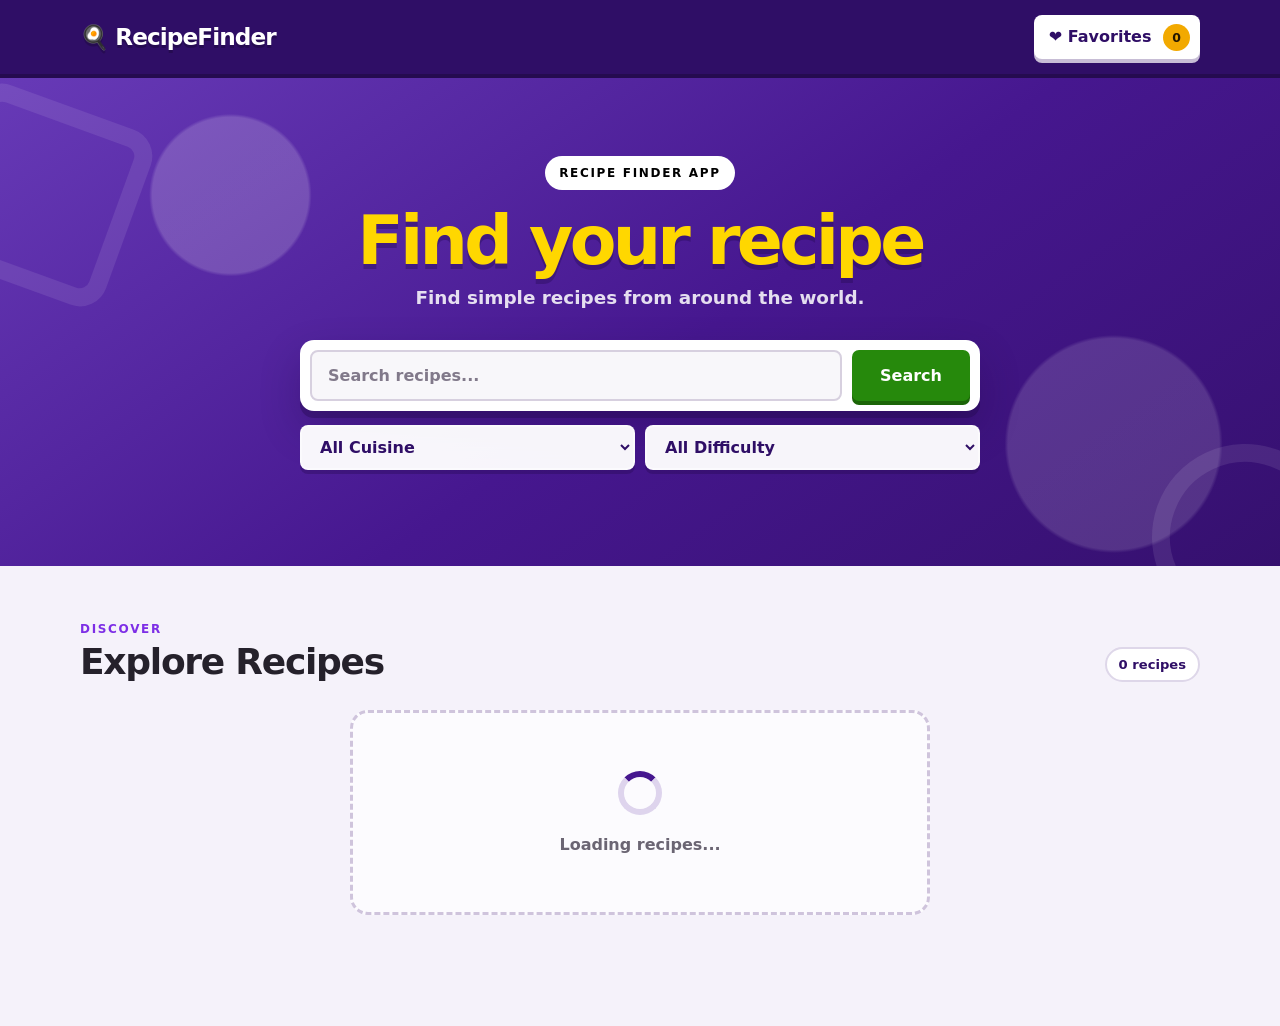
<file: js-dom/index.html>
<!DOCTYPE html>
<html lang="id">
<head>
  <meta charset="UTF-8">
  <meta name="viewport" content="width=device-width, initial-scale=1.0">
  <title>Recipe Finder</title>
  <link rel="stylesheet" href="style.css">
</head>
<body>
  <header class="navbar">
    <div class="container navbar-content">
      <a href="#" class="brand">🍳 RecipeFinder</a>
      <button id="favorite-button" class="favorite-button">
        ❤️ Favorites <span id="favorite-count">0</span>
      </button>
    </div>
  </header>

  <main>
    <section class="hero">
      <div class="container hero-content">
        <p class="eyebrow">🍴 RECIPE EXPLORER</p>
        <h1>What do you want to cook today?</h1>
        <p class="hero-description">Find simple recipes from around the world.</p>

        <form id="search-form" class="search-form">
          <input type="search" id="search-input" placeholder="Search recipes...">
          <button type="submit">Search</button>
        </form>

        <div class="filters">
          <select id="cuisine-filter">
            <option value="">All Cuisine</option>
          </select>
          <select id="difficulty-filter">
            <option value="">All Difficulty</option>
            <option value="Easy">Easy</option>
            <option value="Medium">Medium</option>
          </select>
        </div>
      </div>
    </section>

    <section class="recipes-section">
      <div class="container">
        <div class="section-header">
          <div>
            <p class="section-label">DISCOVER</p>
            <h2 id="section-title">Explore Recipes</h2>
          </div>
          <div class="results-summary">
            <p id="recipe-count" aria-live="polite">0 recipes</p>
            <button
              id="reset-filter-button"
              class="reset-filter-button"
              type="button"
              hidden
              aria-label="Reset search and filters"
              title="Reset search and filters"
            >
              <span class="reset-emoji" aria-hidden="true">🔄</span>
              <span>Reset</span>
            </button>
          </div>
        </div>

        <div id="loading-state" class="state-message">
          <span class="loader"></span>
          <p>Loading recipes...</p>
        </div>

        <div id="error-state" class="state-message" hidden>
          <h3>😵 Something went wrong</h3>
          <p>Failed to load recipes. Please try again.</p>
        </div>

        <div id="empty-state" class="state-message" hidden>
          <h3>🔍 Recipe not found</h3>
          <p>Try another keyword or filter.</p>
        </div>

        <div id="recipe-grid" class="recipe-grid" hidden></div>
      </div>
    </section>
  </main>

  <dialog id="recipe-dialog">
    <button id="close-dialog" class="close-dialog" aria-label="Close">×</button>
    <div id="dialog-content"></div>
  </dialog>

  <script src="script.js"></script>
</body>
</html>
</file>
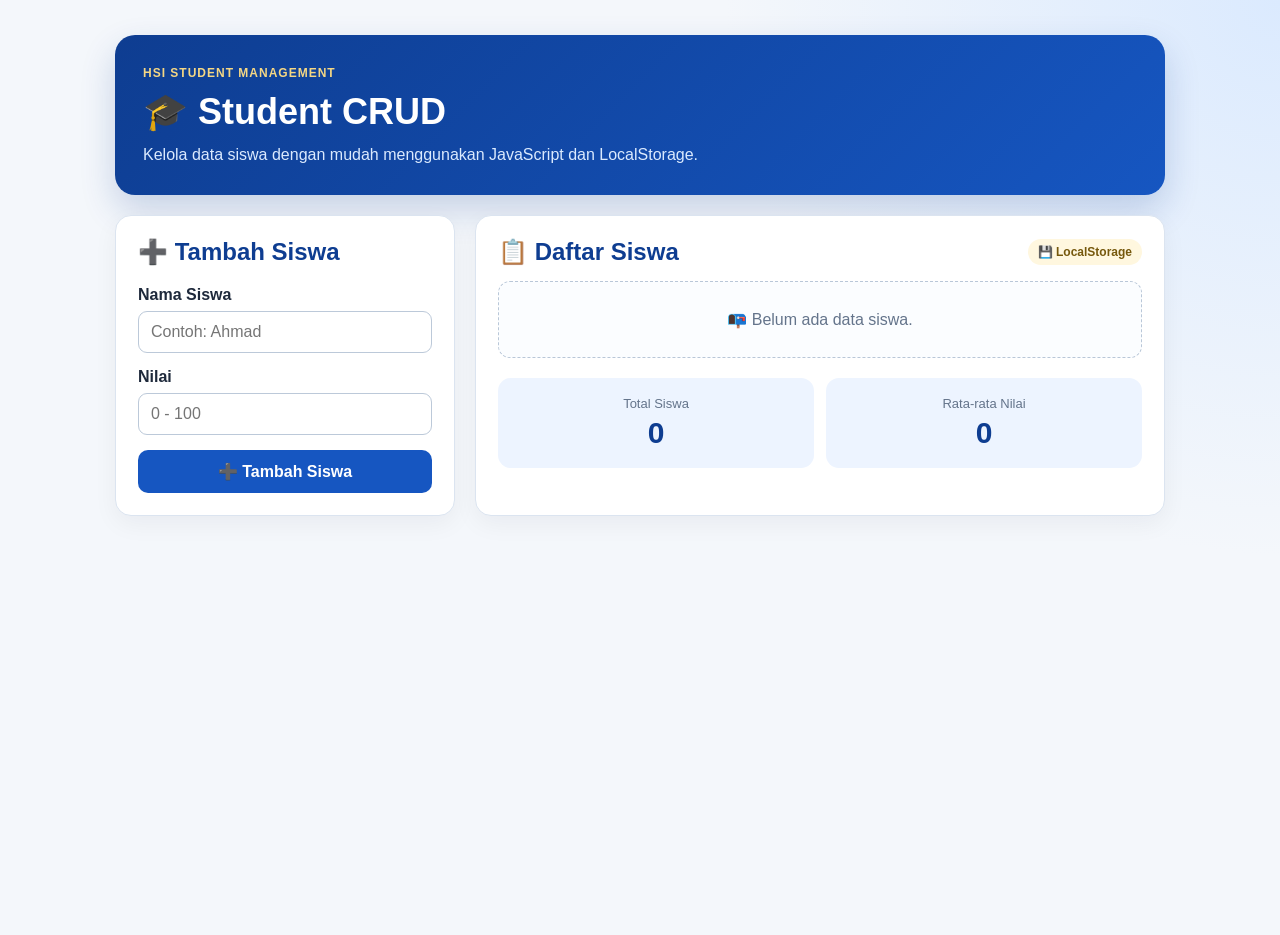
<file: student-crud/index.html>
<!DOCTYPE html>
<html lang="id">
<head>
    <meta charset="UTF-8">
    <meta name="viewport" content="width=device-width, initial-scale=1.0">
    <title>Student Management</title>

    <!-- CSS -->
    <link rel="stylesheet" href="style.css">

    <!-- JavaScript -->
    <script src="script.js" defer></script>
</head>

<body>

    <main class="container">

        <header class="header">
            <div>
                <span class="badge">HSI STUDENT MANAGEMENT</span>

                <h1>🎓 Student CRUD</h1>

                <p>
                    Kelola data siswa dengan mudah menggunakan
                    JavaScript dan LocalStorage.
                </p>
            </div>
        </header>


        <section class="content-grid">

            <!-- FORM -->
            <section class="card">

                <h2 id="formTitle">
                    ➕ Tambah Siswa
                </h2>

                <div id="message" class="message"></div>

                <form id="studentForm">

                    <div class="form-group">

                        <label for="studentName">
                            Nama Siswa
                        </label>

                        <input
                            type="text"
                            id="studentName"
                            placeholder="Contoh: Ahmad"
                            autocomplete="off"
                            required
                        >

                    </div>


                    <div class="form-group">

                        <label for="studentScore">
                            Nilai
                        </label>

                        <input
                            type="number"
                            id="studentScore"
                            placeholder="0 - 100"
                            min="0"
                            max="100"
                            required
                        >

                    </div>


                    <button
                        type="submit"
                        id="submitButton"
                        class="primary-button"
                    >
                        ➕ Tambah Siswa
                    </button>


                    <button
                        type="button"
                        id="cancelButton"
                        class="secondary-button"
                        hidden
                    >
                        Batal Edit
                    </button>

                </form>

            </section>


            <!-- DAFTAR SISWA -->
            <section class="card">

                <div class="list-header">

                    <h2>
                        📋 Daftar Siswa
                    </h2>

                    <span class="storage-badge">
                        💾 LocalStorage
                    </span>

                </div>


                <div id="studentList" class="student-list">
                </div>


                <!-- STATISTIK -->
                <div class="stats">

                    <div class="stat-box">

                        <span>
                            Total Siswa
                        </span>

                        <strong id="totalStudents">
                            0
                        </strong>

                    </div>


                    <div class="stat-box">

                        <span>
                            Rata-rata Nilai
                        </span>

                        <strong id="averageScore">
                            0
                        </strong>

                    </div>

                </div>

            </section>

        </section>

    </main>

</body>
</html>
</file>
<file: js-dom/style.css>
:root {
  --purple: #46178f;
  --purple-dark: #2f0e66;
  --purple-light: #7d2ee6;
  --red: #e21b3c;
  --red-dark: #b3132f;
  --blue: #1368ce;
  --blue-dark: #0e4f9f;
  --gold: #f2a900;
  --gold-dark: #bd8300;
  --green: #26890c;
  --green-dark: #1b6507;
  --ink: #25212b;
  --muted: #6b6573;
  --surface: #ffffff;
  --page: #f5f2fa;
  --border: #ded7e9;
  --shadow: 0 5px 0 rgba(39, 13, 78, 0.14), 0 12px 30px rgba(39, 13, 78, 0.1);
  --font: "Arial Rounded MT Bold", "Nunito Sans", Nunito, Inter, system-ui, -apple-system, BlinkMacSystemFont, "Segoe UI", sans-serif;
}

* {
  box-sizing: border-box;
}

html {
  scroll-behavior: smooth;
}

body {
  min-width: 320px;
  margin: 0;
  background: var(--page);
  color: var(--ink);
  font-family: var(--font);
  font-weight: 600;
  -webkit-font-smoothing: antialiased;
}

button,
input,
select {
  font: inherit;
}

button,
select {
  cursor: pointer;
}

button,
input,
select,
a {
  -webkit-tap-highlight-color: transparent;
}

button:focus-visible,
input:focus-visible,
select:focus-visible,
a:focus-visible {
  outline: 4px solid #fff;
  outline-offset: 3px;
  box-shadow: 0 0 0 7px var(--blue);
}

.container {
  width: min(1120px, calc(100% - 40px));
  margin-inline: auto;
}

.navbar {
  position: relative;
  z-index: 10;
  background: var(--purple-dark);
  border-bottom: 4px solid rgba(0, 0, 0, 0.22);
}

.navbar-content {
  min-height: 74px;
  display: flex;
  align-items: center;
  justify-content: space-between;
  gap: 20px;
}

.brand {
  color: #fff;
  text-decoration: none;
  font-size: clamp(1.15rem, 2vw, 1.45rem);
  font-weight: 900;
  letter-spacing: -0.04em;
  text-shadow: 0 3px 0 rgba(0, 0, 0, 0.2);
}

.favorite-button {
  min-height: 44px;
  padding: 8px 10px 8px 15px;
  border: 0;
  border-radius: 8px;
  background: #fff;
  box-shadow: 0 4px 0 #c7bdd5;
  color: var(--purple-dark);
  font-weight: 900;
  transition: transform 120ms ease, box-shadow 120ms ease;
}

.favorite-button:hover {
  transform: translateY(-2px);
  box-shadow: 0 6px 0 #c7bdd5;
}

.favorite-button:active {
  transform: translateY(4px);
  box-shadow: 0 0 0 #c7bdd5;
}

#favorite-count {
  min-width: 27px;
  height: 27px;
  display: inline-flex;
  align-items: center;
  justify-content: center;
  margin-left: 6px;
  padding-inline: 6px;
  border-radius: 999px;
  background: var(--gold);
  color: #241700;
  font-size: 0.78rem;
  font-weight: 900;
}

.hero {
  position: relative;
  isolation: isolate;
  overflow: hidden;
  padding: 78px 0 96px;
  background:
    radial-gradient(circle at 18% 24%, rgba(255, 255, 255, 0.18) 0 7%, transparent 7.3%),
    radial-gradient(circle at 87% 75%, rgba(255, 255, 255, 0.14) 0 9%, transparent 9.3%),
    linear-gradient(145deg, #673ab7 0%, var(--purple) 54%, #35106e 100%);
  color: #fff;
}

.hero::before,
.hero::after {
  content: "";
  position: absolute;
  z-index: -1;
  width: 150px;
  height: 150px;
  border: 18px solid rgba(255, 255, 255, 0.09);
  transform: rotate(20deg);
}

.hero::before {
  top: 24px;
  left: -52px;
  border-radius: 28px;
}

.hero::after {
  right: -58px;
  bottom: -64px;
  border-radius: 50%;
}

.hero-content {
  max-width: 800px;
  text-align: center;
}

.eyebrow,
.section-label {
  margin: 0;
  font-size: 0.75rem;
  font-weight: 900;
  letter-spacing: 0.14em;
}

.eyebrow {
  width: fit-content;
  margin-inline: auto;
  padding: 8px 12px;
  border: 2px solid rgba(255, 255, 255, 0.35);
  border-radius: 999px;
  background: rgba(255, 255, 255, 0.14);
  color: #fff;
}

.hero h1 {
  max-width: 760px;
  margin: 18px auto 12px;
  font-size: clamp(2.35rem, 6vw, 4.25rem);
  font-weight: 900;
  line-height: 0.98;
  letter-spacing: -0.055em;
  text-wrap: balance;
  text-shadow: 0 5px 0 rgba(34, 8, 77, 0.35);
}

.hero-description {
  margin: 0;
  color: rgba(255, 255, 255, 0.86);
  font-size: clamp(1rem, 2vw, 1.15rem);
  font-weight: 700;
}

.search-form {
  max-width: 680px;
  display: flex;
  gap: 10px;
  margin: 32px auto 14px;
  padding: 10px;
  border-radius: 14px;
  background: #fff;
  box-shadow: 0 7px 0 rgba(34, 8, 77, 0.38), 0 18px 40px rgba(24, 5, 55, 0.24);
}

.search-form input {
  min-width: 0;
  flex: 1;
  padding: 14px 16px;
  border: 2px solid #d7d0df;
  border-radius: 8px;
  outline: none;
  background: #f8f7fa;
  color: var(--ink);
  font-weight: 700;
  transition: border-color 150ms ease, background 150ms ease;
}

.search-form input::placeholder {
  color: #81798a;
}

.search-form input:focus {
  border-color: var(--blue);
  background: #fff;
}

.search-form button,
.detail-button {
  border: 0;
  border-radius: 7px;
  color: #fff;
  font-weight: 900;
  transition: transform 100ms ease, filter 150ms ease, box-shadow 100ms ease;
}

.search-form button {
  min-width: 118px;
  padding: 0 24px;
  background: var(--green);
  box-shadow: 0 4px 0 var(--green-dark);
}

.search-form button:hover,
.detail-button:hover {
  filter: brightness(1.08);
  transform: translateY(-1px);
}

.search-form button:active,
.detail-button:active {
  transform: translateY(4px);
  box-shadow: none;
}

.filters {
  max-width: 680px;
  display: flex;
  justify-content: center;
  gap: 10px;
  margin-inline: auto;
}

.filters select {
  min-height: 44px;
  flex: 1;
  padding: 10px 38px 10px 14px;
  border: 2px solid rgba(255, 255, 255, 0.48);
  border-radius: 8px;
  background: rgba(255, 255, 255, 0.96);
  color: var(--purple-dark);
  font-weight: 800;
  box-shadow: 0 4px 0 rgba(35, 7, 76, 0.32);
}

.recipes-section {
  position: relative;
  min-height: 460px;
  padding: 56px 0 88px;
}

.section-header {
  display: flex;
  align-items: end;
  justify-content: space-between;
  gap: 24px;
  margin-bottom: 28px;
}

.section-label {
  color: var(--purple-light);
}

.section-header h2 {
  margin: 5px 0 0;
  font-size: clamp(1.7rem, 3vw, 2.25rem);
  font-weight: 900;
  letter-spacing: -0.035em;
}

#recipe-count {
  margin: 0;
  padding: 8px 12px;
  border: 2px solid var(--border);
  border-radius: 999px;
  background: #fff;
  color: var(--purple-dark);
  font-size: 0.82rem;
  font-weight: 900;
  white-space: nowrap;
}

.results-summary {
  display: flex;
  align-items: center;
  gap: 10px;
}

.reset-filter-button {
  display: inline-flex;
  align-items: center;
  justify-content: center;
  gap: 5px;
  min-height: 30px;
  padding: 5px 9px;
  border: 2px solid var(--border);
  border-radius: 7px;
  background: #fff;
  box-shadow: 0 4px 0 #c6bdcf;
  color: var(--purple-dark);
  font: inherit;
  font-size: 0.75rem;
  font-weight: 900;
  cursor: pointer;
  transition: filter 150ms ease, transform 100ms ease, box-shadow 100ms ease;
}

.reset-filter-button:hover {
  filter: brightness(1.03);
  transform: translateY(-1px);
}

.reset-filter-button:hover .reset-emoji {
  transform: rotate(-25deg) scale(1.18);
}

.reset-filter-button:active {
  box-shadow: none;
  transform: translateY(4px);
}

.reset-filter-button[hidden] {
  display: none;
}

.reset-emoji {
  display: inline-block;
  transform-origin: center;
  transition: transform 180ms ease;
}

.recipe-grid {
  display: grid;
  grid-template-columns: repeat(auto-fill, minmax(245px, 1fr));
  gap: 24px;
}

.recipe-card {
  position: relative;
  overflow: hidden;
  display: flex;
  flex-direction: column;
  border: 0;
  border-radius: 14px;
  background: var(--surface);
  box-shadow: var(--shadow);
  transition: transform 180ms ease, box-shadow 180ms ease;
}

.recipe-card::before {
  content: "";
  position: absolute;
  z-index: 2;
  inset: 0 0 auto;
  height: 7px;
  background: var(--red);
}

.recipe-card:nth-child(4n + 2)::before {
  background: var(--blue);
}

.recipe-card:nth-child(4n + 3)::before {
  background: var(--gold);
}

.recipe-card:nth-child(4n + 4)::before {
  background: var(--green);
}

.recipe-card:hover {
  transform: translateY(-7px) rotate(-0.25deg);
  box-shadow: 0 8px 0 rgba(39, 13, 78, 0.14), 0 20px 40px rgba(39, 13, 78, 0.16);
}

.recipe-card:nth-child(even):hover {
  transform: translateY(-7px) rotate(0.25deg);
}

.recipe-image {
  width: 100%;
  height: 190px;
  display: block;
  object-fit: cover;
  background: #e7e0ef;
}

.recipe-body {
  flex: 1;
  display: flex;
  flex-direction: column;
  padding: 19px;
}

.recipe-cuisine {
  width: fit-content;
  display: inline-block;
  margin-bottom: 8px;
  padding: 5px 8px;
  border-radius: 5px;
  background: #eee5ff;
  color: var(--purple);
  font-size: 0.68rem;
  font-weight: 900;
  letter-spacing: 0.07em;
  text-transform: uppercase;
}

.recipe-title {
  margin: 0 0 13px;
  font-size: 1.12rem;
  font-weight: 900;
  line-height: 1.25;
}

.recipe-meta {
  display: flex;
  flex-wrap: wrap;
  gap: 7px;
  margin-bottom: 18px;
  color: #5c5663;
  font-size: 0.75rem;
  font-weight: 800;
}

.recipe-meta span {
  padding: 5px 7px;
  border-radius: 5px;
  background: #f1eef5;
}

.recipe-actions {
  display: flex;
  gap: 9px;
  margin-top: auto;
}

.detail-button {
  min-height: 42px;
  flex: 1;
  padding: 10px;
  background: var(--blue);
  box-shadow: 0 4px 0 var(--blue-dark);
}

.like-button {
  width: 44px;
  min-height: 42px;
  border: 2px solid #d6cede;
  border-radius: 7px;
  background: #fff;
  box-shadow: 0 4px 0 #c6bdcf;
  color: var(--red);
  font-size: 1.25rem;
  transition: transform 100ms ease, background 150ms ease, box-shadow 100ms ease;
}

.like-button:hover {
  background: #fff0f3;
  transform: translateY(-1px);
}

.like-button:active {
  transform: translateY(4px);
  box-shadow: none;
}

.state-message {
  max-width: 580px;
  margin-inline: auto;
  padding: 58px 24px;
  border: 3px dashed #cfc4dc;
  border-radius: 18px;
  background: rgba(255, 255, 255, 0.7);
  text-align: center;
  color: var(--muted);
}

.state-message h3 {
  margin: 0 0 8px;
  color: var(--purple-dark);
  font-size: 1.4rem;
  font-weight: 900;
}

.state-message p {
  margin-bottom: 0;
}

.loader {
  width: 44px;
  height: 44px;
  display: inline-block;
  border: 6px solid #ded4ed;
  border-top-color: var(--purple);
  border-radius: 50%;
  animation: spin 0.8s linear infinite;
}

@keyframes spin {
  to {
    transform: rotate(360deg);
  }
}

dialog {
  width: min(720px, calc(100% - 28px));
  max-height: min(90vh, 860px);
  padding: 0;
  border: 0;
  border-radius: 16px;
  overflow: auto;
  background: #fff;
  color: var(--ink);
  box-shadow: 0 12px 0 rgba(29, 8, 61, 0.38), 0 30px 80px rgba(20, 4, 45, 0.45);
  animation: dialog-pop 180ms ease-out;
}

dialog::backdrop {
  background: rgba(31, 8, 66, 0.78);
  backdrop-filter: blur(4px);
}

@keyframes dialog-pop {
  from {
    opacity: 0;
    transform: scale(0.95) translateY(14px);
  }
}

.close-dialog {
  position: absolute;
  z-index: 3;
  top: 14px;
  right: 14px;
  width: 42px;
  height: 42px;
  display: grid;
  place-items: center;
  padding: 0 0 3px;
  border: 0;
  border-radius: 8px;
  background: #fff;
  box-shadow: 0 4px 0 #bdb4c8, 0 5px 14px rgba(0, 0, 0, 0.18);
  color: var(--purple-dark);
  font-size: 1.75rem;
  font-weight: 900;
  line-height: 1;
}

.close-dialog:active {
  transform: translateY(4px);
  box-shadow: none;
}

.dialog-image {
  width: 100%;
  height: 310px;
  display: block;
  object-fit: cover;
  background: #e7e0ef;
}

.dialog-body {
  padding: 30px;
}

.dialog-body h2 {
  margin: 2px 0 14px;
  color: var(--purple-dark);
  font-size: clamp(1.7rem, 4vw, 2.4rem);
  font-weight: 900;
  line-height: 1.08;
  letter-spacing: -0.04em;
}

.dialog-meta {
  display: flex;
  flex-wrap: wrap;
  gap: 8px;
  color: #4f4856;
  font-size: 0.84rem;
  font-weight: 800;
}

.dialog-meta span {
  padding: 7px 9px;
  border-radius: 6px;
  background: #f0ecf4;
}

.dialog-body h3 {
  margin: 28px 0 10px;
  color: var(--purple-dark);
  font-size: 1.15rem;
  font-weight: 900;
}

.ingredients {
  display: grid;
  grid-template-columns: repeat(2, minmax(0, 1fr));
  gap: 8px 26px;
  margin: 0;
  padding-left: 21px;
  line-height: 1.55;
}

.ingredients li::marker {
  color: var(--green);
}

.instructions {
  line-height: 1.7;
}

.instructions p {
  margin: 0 0 10px;
  padding: 12px 14px;
  border-left: 5px solid var(--blue);
  border-radius: 0 8px 8px 0;
  background: #f4f8fd;
}

.instructions p:nth-child(4n + 2) {
  border-left-color: var(--red);
  background: #fff4f6;
}

.instructions p:nth-child(4n + 3) {
  border-left-color: var(--gold);
  background: #fff9e8;
}

.instructions p:nth-child(4n + 4) {
  border-left-color: var(--green);
  background: #f3faef;
}

@media (max-width: 680px) {
  .container {
    width: min(1120px, calc(100% - 28px));
  }

  .navbar-content {
    min-height: 66px;
  }

  .favorite-button {
    font-size: 0;
  }

  .favorite-button::before {
    content: "❤️";
    font-size: 1rem;
  }

  #favorite-count {
    font-size: 0.75rem;
  }

  .hero {
    padding: 58px 0 72px;
  }

  .hero h1 {
    font-size: clamp(2.25rem, 12vw, 3.4rem);
  }

  .search-form {
    flex-direction: column;
    padding: 9px;
  }

  .search-form button {
    min-height: 48px;
  }

  .filters {
    flex-direction: column;
  }

  .filters select {
    width: 100%;
    flex: none;
  }

  .recipes-section {
    padding: 44px 0 68px;
  }

  .section-header {
    align-items: flex-start;
    flex-direction: column;
    gap: 14px;
  }

  .results-summary {
    width: 100%;
    justify-content: space-between;
  }

  .recipe-grid {
    grid-template-columns: 1fr;
  }

  .recipe-image {
    height: min(58vw, 240px);
  }

  .dialog-image {
    height: 230px;
  }

  .dialog-body {
    padding: 24px 20px 28px;
  }

  .ingredients {
    grid-template-columns: 1fr;
  }
}

@media (prefers-reduced-motion: reduce) {
  html {
    scroll-behavior: auto;
  }

  *,
  *::before,
  *::after {
    scroll-behavior: auto !important;
    animation-duration: 0.01ms !important;
    animation-iteration-count: 1 !important;
    transition-duration: 0.01ms !important;
  }
}
</file>
<file: student-crud/style.css>
* {
    box-sizing: border-box;
}

body {
    margin: 0;
    min-height: 100vh;
    font-family: Arial, sans-serif;
    color: #1e293b;
    background:
        radial-gradient(circle at top right, #dbeafe, transparent 35%),
        #f4f7fb;
}

button,
input {
    font: inherit;
}

button {
    cursor: pointer;
}

.container {
    width: min(1050px, calc(100% - 30px));
    margin: 35px auto 50px;
}


/* ================================
   HEADER
================================ */

.header {
    padding: 28px;
    margin-bottom: 20px;
    border-radius: 20px;
    color: white;
    background: linear-gradient(135deg, #0e3d91, #1656c1);
    box-shadow: 0 15px 35px rgba(14, 61, 145, 0.2);
}

.badge {
    color: #f5d784;
    font-size: 12px;
    font-weight: bold;
    letter-spacing: 1px;
}

.header h1 {
    margin: 10px 0;
    font-size: 36px;
}

.header p {
    margin: 0;
    color: #dbeafe;
    line-height: 1.5;
}


/* ================================
   GRID
================================ */

.content-grid {
    display: grid;
    grid-template-columns: 340px 1fr;
    gap: 20px;
}


/* ================================
   CARD
================================ */

.card {
    padding: 22px;
    border: 1px solid #dbe4f0;
    border-radius: 16px;
    background: white;
    box-shadow: 0 8px 25px rgba(15, 23, 42, 0.05);
}

.card h2 {
    margin: 0 0 20px;
    color: #0e3d91;
}


/* ================================
   FORM
================================ */

.form-group {
    margin-bottom: 15px;
}

label {
    display: block;
    margin-bottom: 7px;
    font-weight: bold;
}

input {
    width: 100%;
    padding: 11px 12px;
    border: 1px solid #bcc9d9;
    border-radius: 9px;
    outline: none;
}

input:focus {
    border-color: #1656c1;
    box-shadow: 0 0 0 3px #edf4ff;
}

.primary-button,
.secondary-button {
    width: 100%;
    padding: 12px;
    border-radius: 10px;
    font-weight: bold;
}

.primary-button {
    border: none;
    color: white;
    background: #1656c1;
}

.primary-button:hover {
    background: #0e3d91;
}

.secondary-button {
    margin-top: 8px;
    border: 1px solid #dbe4f0;
    color: #64748b;
    background: white;
}

.secondary-button:hover {
    background: #f8fafc;
}


/* ================================
   MESSAGE
================================ */

.message {
    min-height: 0;
    margin-bottom: 12px;
    padding: 0;
    border-radius: 9px;
    font-size: 13px;
    font-weight: bold;
}

.message.success,
.message.error {
    padding: 10px 12px;
}

.message.success {
    color: #15803d;
    background: #ecfdf3;
    border: 1px solid #bbf7d0;
}

.message.error {
    color: #c63737;
    background: #fff0f0;
    border: 1px solid #fecaca;
}


/* ================================
   STUDENT LIST
================================ */

.list-header {
    display: flex;
    justify-content: space-between;
    align-items: center;
    gap: 10px;
    margin-bottom: 15px;
}

.list-header h2 {
    margin: 0;
}

.storage-badge {
    padding: 6px 10px;
    border-radius: 999px;
    color: #76580c;
    background: #fff7df;
    font-size: 12px;
    font-weight: bold;
}

.student-list {
    display: grid;
    gap: 10px;
}

.student-item {
    display: grid;
    grid-template-columns: 1fr auto auto;
    align-items: center;
    gap: 14px;
    padding: 14px;
    border: 1px solid #dbe4f0;
    border-radius: 12px;
    background: #fbfdff;
}

.student-name {
    font-weight: bold;
}

.student-number {
    margin-right: 7px;
    color: #b58b2f;
}

.score {
    min-width: 55px;
    padding: 7px 10px;
    border-radius: 8px;
    text-align: center;
    color: #0e3d91;
    background: #edf4ff;
    font-weight: bold;
}

.action-buttons {
    display: flex;
    gap: 7px;
}

.edit-button,
.delete-button {
    padding: 8px 10px;
    border: none;
    border-radius: 8px;
    font-weight: bold;
}

.edit-button {
    color: #0e3d91;
    background: #edf4ff;
}

.edit-button:hover {
    background: #dceaff;
}

.delete-button {
    color: #c63737;
    background: #fff0f0;
}

.delete-button:hover {
    background: #ffe0e0;
}

.empty {
    padding: 28px;
    border: 1px dashed #b9c7d8;
    border-radius: 12px;
    text-align: center;
    color: #64748b;
    background: #fbfdff;
}


/* ================================
   STATISTICS
================================ */

.stats {
    display: grid;
    grid-template-columns: repeat(2, 1fr);
    gap: 12px;
    margin-top: 20px;
}

.stat-box {
    padding: 18px;
    border-radius: 13px;
    text-align: center;
    color: #0e3d91;
    background: #edf4ff;
}

.stat-box span {
    display: block;
    margin-bottom: 5px;
    color: #64748b;
    font-size: 13px;
}

.stat-box strong {
    font-size: 30px;
}


/* ================================
   RESPONSIVE
================================ */

@media (max-width: 800px) {
    .content-grid {
        grid-template-columns: 1fr;
    }
}

@media (max-width: 520px) {

    .container {
        width: calc(100% - 18px);
        margin-top: 15px;
    }

    .header h1 {
        font-size: 30px;
    }

    .student-item {
        grid-template-columns: 1fr auto;
    }

    .score {
        grid-column: 2;
        grid-row: 1;
    }

    .action-buttons {
        grid-column: 1 / -1;
    }

    .edit-button,
    .delete-button {
        flex: 1;
    }
}
</file>
